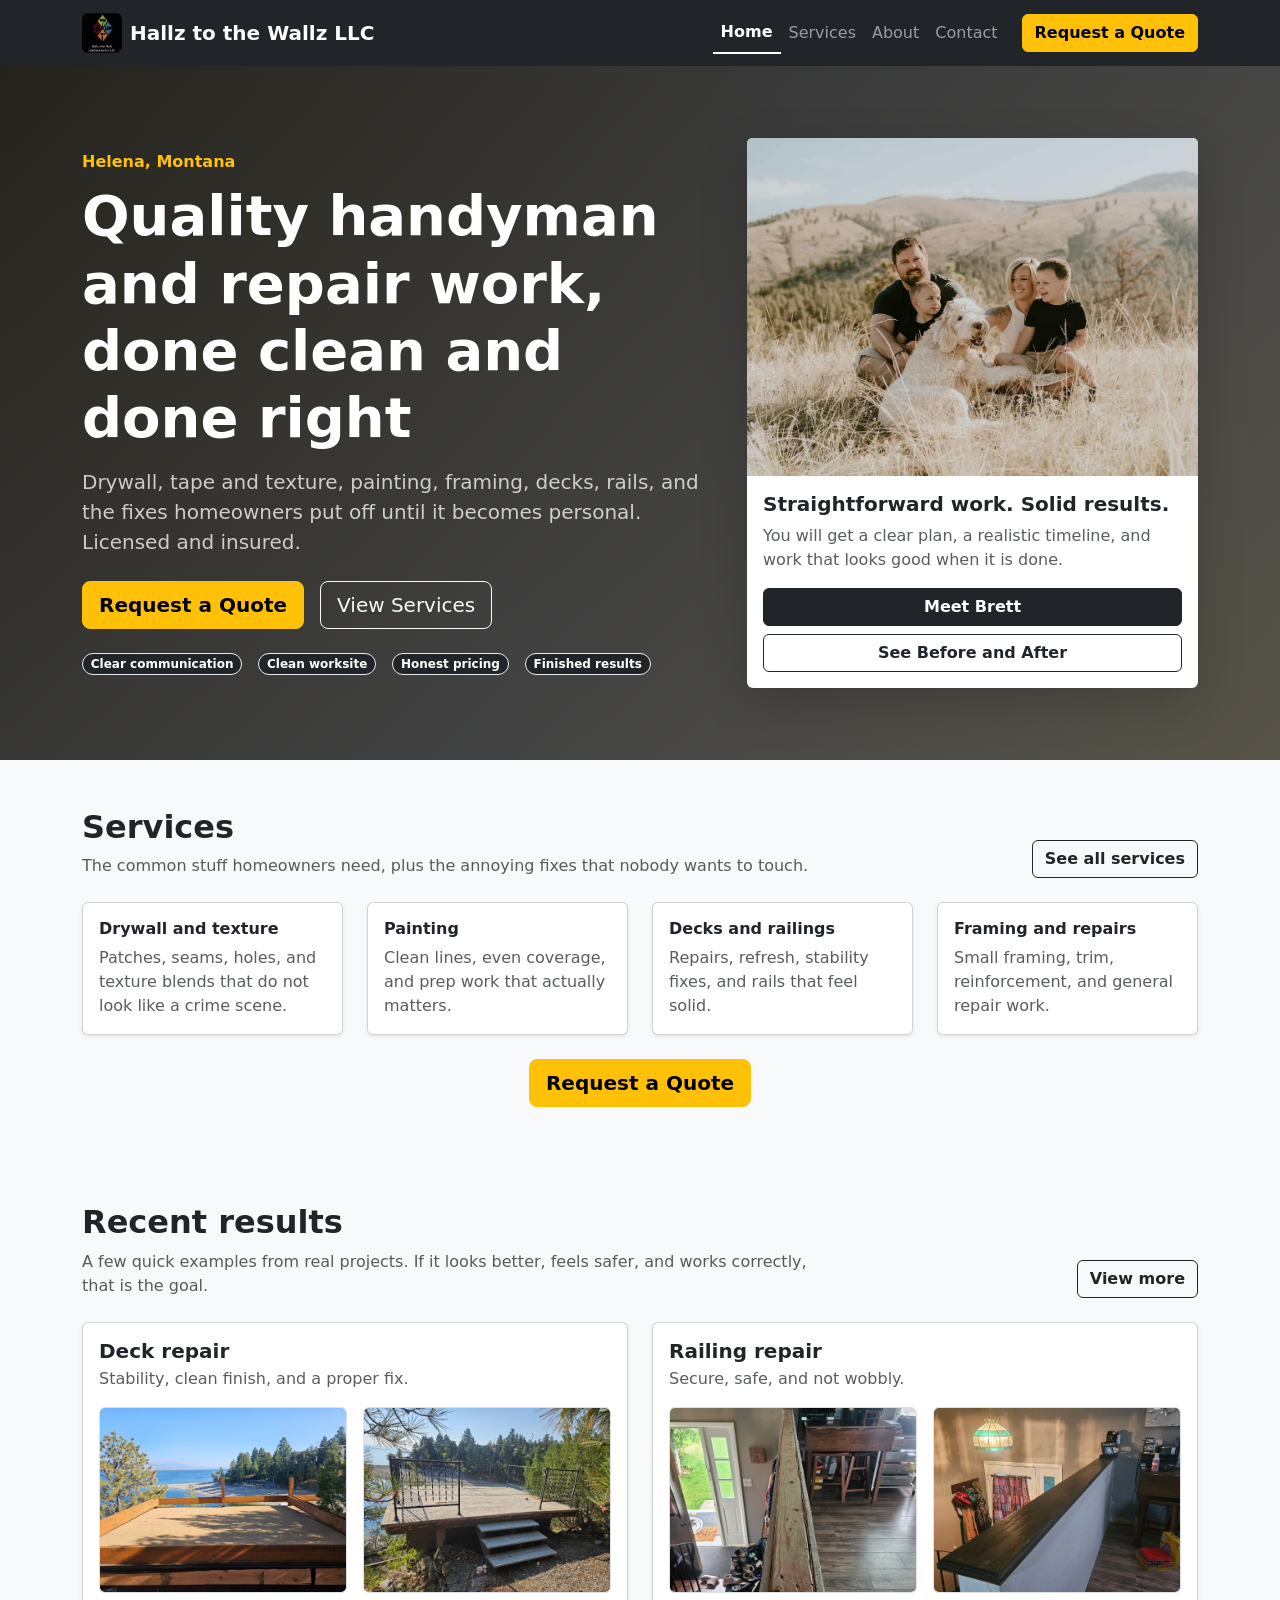
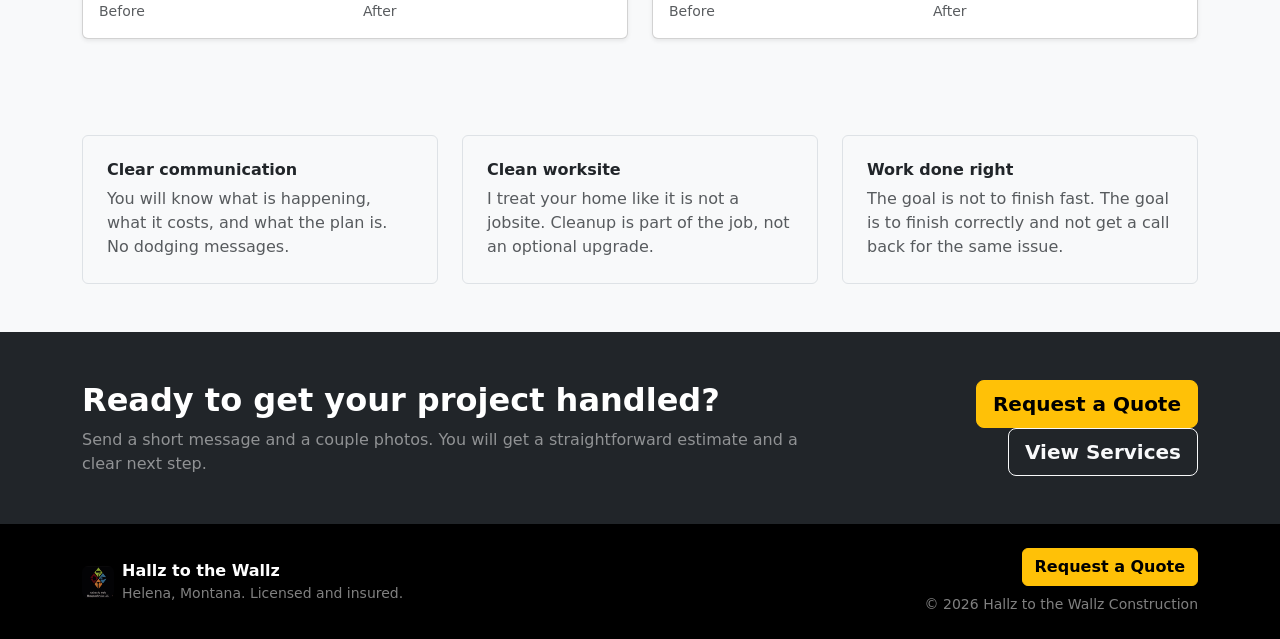
<file: index.html>
<!DOCTYPE html>
<html lang="en">
<head>
  <meta charset="UTF-8" />
  <meta name="viewport" content="width=device-width, initial-scale=1.0" />
  <title>Hallz to the Wallz LLC | Helena, Montana Handyman and Construction</title>
  <meta name="description" content="Hallz to the Wallz provides drywall, tape and texture, painting, framing, and repairs in Helena, Montana. Licensed and insured. Request a quote today." />
</head>

<body>

<!-- ===================================================== -->
<!--  HALLZ TO THE WALLZ | GLOBAL HEADER & NAVBAR         -->
<!--  Copy this entire block into every page              -->
<!--  Update the "active" class depending on the page     -->
<!-- ===================================================== -->

<header>

<link rel="stylesheet" href="assets/css/bootstrap.min.css">
<link rel="stylesheet" href="assets/css/custom.css">

  <!-- ================= NAVIGATION BAR ================== -->
  <!--
       - Dark background for strong contrast
       - Sticky so it stays visible while scrolling
       - Fully responsive with Bootstrap collapse
  -->
  <nav class="navbar navbar-expand-lg navbar-dark bg-dark sticky-top">

    <div class="container">

      <!-- ================= BRAND / LOGO ================= -->
      <!--
           Clicking the logo always returns to Home
           Keep logo small and clean
      -->
      <a class="navbar-brand d-flex align-items-center gap-2" href="index.html">
        <img 
          src="assets/img/logo.jpg" 
          alt="Hallz to the Wallz Logo" 
          width="40" 
          height="40" 
          class="rounded"
        >
        <span class="fw-semibold">Hallz to the Wallz LLC</span>
      </a>

      <!-- ============== MOBILE TOGGLE BUTTON ============= -->
      <!--
           This appears on smaller screens
           It toggles the collapsed navigation menu
      -->
      <button 
        class="navbar-toggler" 
        type="button" 
        data-bs-toggle="collapse" 
        data-bs-target="#mainNav"
        aria-controls="mainNav"
        aria-expanded="false"
        aria-label="Toggle navigation"
      >
        <span class="navbar-toggler-icon"></span>
      </button>

      <!-- ================ NAVIGATION LINKS =============== -->
      <!--
           The "active" class highlights the current page
           IMPORTANT: Change which link has "active"
      -->
      <div class="collapse navbar-collapse" id="mainNav">

        <ul class="navbar-nav ms-auto align-items-lg-center">

          <!-- Home -->
          <li class="nav-item">
            <a class="nav-link active" href="index.html">Home</a>
          </li>

          <!-- Services -->
          <li class="nav-item">
            <a class="nav-link" href="services.html">Services</a>
          </li>

          <!-- About -->
          <li class="nav-item">
            <a class="nav-link" href="about.html">About</a>
          </li>

          <!-- Contact -->
          <li class="nav-item">
            <a class="nav-link" href="contact.html">Contact</a>
          </li>

          <!-- Call To Action Button -->
          <!--
               Stands out from normal nav links
               Encourages quote requests
          -->
          <li class="nav-item ms-lg-3">
            <a class="btn btn-warning fw-semibold" href="contact.html">
              Request a Quote
            </a>
          </li>

        </ul>

      </div>
      <!-- ============== END NAVIGATION LINKS ============= -->

    </div>
  </nav>
  <!-- ================= END NAVIGATION BAR =============== -->

</header>

<!-- ===================================================== -->
<!--  END GLOBAL HEADER                                   -->
<!-- ===================================================== -->

<main>

  <!-- ======================= HERO ======================= -->
  <!--
       Hero with stronger hierarchy
       Clear CTA
       Trust line
       Right side highlights
  -->
  <section class="hero-wrap text-white">
    <div class="container py-5">
      <div class="row align-items-center g-4 py-lg-4">

        <div class="col-lg-7">
          <p class="text-warning fw-semibold mb-2">Helena, Montana</p>

          <h1 class="display-4 fw-bold mb-3">
            Quality handyman and repair work, done clean and done right
          </h1>

          <p class="lead mb-4 text-white-75">
            Drywall, tape and texture, painting, framing, decks, rails, and the fixes homeowners put off until it becomes personal.
            Licensed and insured.
          </p>

          <div class="d-flex flex-column flex-sm-row gap-3">
            <a href="contact.html" class="btn btn-warning btn-lg fw-semibold">Request a Quote</a>
            <a href="services.html" class="btn btn-outline-light btn-lg">View Services</a>
          </div>

          <div class="mt-4 d-flex flex-wrap gap-3 text-white-75">
            <span class="badge rounded-pill text-bg-dark border border-light-subtle">Clear communication</span>
            <span class="badge rounded-pill text-bg-dark border border-light-subtle">Clean worksite</span>
            <span class="badge rounded-pill text-bg-dark border border-light-subtle">Honest pricing</span>
            <span class="badge rounded-pill text-bg-dark border border-light-subtle">Finished results</span>
          </div>
        </div>

        <div class="col-lg-5">
          <div class="card shadow-lg border-0">
            <img
              src="assets/img/family/bcam.jpg"
              class="card-img-top"
              alt="Brett with Hallz to the Wallz"
              loading="lazy"
            >
            <div class="card-body">
              <h2 class="h5 fw-bold mb-2">Straightforward work. Solid results.</h2>
              <p class="text-muted mb-3">
                You will get a clear plan, a realistic timeline, and work that looks good when it is done.
              </p>

              <div class="d-grid gap-2">
                <a class="btn btn-dark fw-semibold" href="about.html">Meet Brett</a>
                <a class="btn btn-outline-dark fw-semibold" href="services.html">See Before and After</a>
              </div>
            </div>
          </div>
        </div>

      </div>
    </div>
  </section>

  <!-- =================== QUICK SERVICES ================== -->
  <section class="py-5">
    <div class="container">

      <div class="row align-items-end g-3 mb-4">
        <div class="col-lg-8">
          <h2 class="fw-bold mb-2">Services</h2>
          <p class="text-muted mb-0">
            The common stuff homeowners need, plus the annoying fixes that nobody wants to touch.
          </p>
        </div>
        <div class="col-lg-4 text-lg-end">
          <a href="services.html" class="btn btn-outline-dark fw-semibold">See all services</a>
        </div>
      </div>

      <div class="row g-4">

        <div class="col-md-6 col-lg-3">
          <div class="card h-100 shadow-sm">
            <div class="card-body">
              <h3 class="h6 fw-bold">Drywall and texture</h3>
              <p class="text-muted mb-0">
                Patches, seams, holes, and texture blends that do not look like a crime scene.
              </p>
            </div>
          </div>
        </div>

        <div class="col-md-6 col-lg-3">
          <div class="card h-100 shadow-sm">
            <div class="card-body">
              <h3 class="h6 fw-bold">Painting</h3>
              <p class="text-muted mb-0">
                Clean lines, even coverage, and prep work that actually matters.
              </p>
            </div>
          </div>
        </div>

        <div class="col-md-6 col-lg-3">
          <div class="card h-100 shadow-sm">
            <div class="card-body">
              <h3 class="h6 fw-bold">Decks and railings</h3>
              <p class="text-muted mb-0">
                Repairs, refresh, stability fixes, and rails that feel solid.
              </p>
            </div>
          </div>
        </div>

        <div class="col-md-6 col-lg-3">
          <div class="card h-100 shadow-sm">
            <div class="card-body">
              <h3 class="h6 fw-bold">Framing and repairs</h3>
              <p class="text-muted mb-0">
                Small framing, trim, reinforcement, and general repair work.
              </p>
            </div>
          </div>
        </div>

      </div>

      <div class="text-center mt-4">
        <a href="contact.html" class="btn btn-warning btn-lg fw-semibold">Request a Quote</a>
      </div>

    </div>
  </section>

  <!-- =================== BEFORE AND AFTER ================= -->
  <section class="py-5 bg-light">
    <div class="container">

      <div class="row align-items-end g-3 mb-4">
        <div class="col-lg-8">
          <h2 class="fw-bold mb-2">Recent results</h2>
          <p class="text-muted mb-0">
            A few quick examples from real projects. If it looks better, feels safer, and works correctly, that is the goal.
          </p>
        </div>
        <div class="col-lg-4 text-lg-end">
          <a href="services.html#before-after" class="btn btn-outline-dark fw-semibold">View more</a>
        </div>
      </div>

      <div class="row g-4">

        <div class="col-lg-6">
          <div class="card shadow-sm h-100">
            <div class="card-body">
              <h3 class="h5 fw-bold mb-1">Deck repair</h3>
              <p class="text-muted mb-3">Stability, clean finish, and a proper fix.</p>

              <div class="row g-3">
                <div class="col-6">
                  <div class="ratio ratio-4x3 rounded overflow-hidden border bg-white">
                    <img src="assets/img/before/bdeck.jpg" class="w-100 h-100 object-fit-cover" alt="Deck before repair" loading="lazy">
                  </div>
                  <div class="small text-muted mt-2">Before</div>
                </div>
                <div class="col-6">
                  <div class="ratio ratio-4x3 rounded overflow-hidden border bg-white">
                    <img src="assets/img/after/adeck.jpg" class="w-100 h-100 object-fit-cover" alt="Deck after repair" loading="lazy">
                  </div>
                  <div class="small text-muted mt-2">After</div>
                </div>
              </div>

            </div>
          </div>
        </div>

        <div class="col-lg-6">
          <div class="card shadow-sm h-100">
            <div class="card-body">
              <h3 class="h5 fw-bold mb-1">Railing repair</h3>
              <p class="text-muted mb-3">Secure, safe, and not wobbly.</p>

              <div class="row g-3">
                <div class="col-6">
                  <div class="ratio ratio-4x3 rounded overflow-hidden border bg-white">
                    <img src="assets/img/before/brail.jpg" class="w-100 h-100 object-fit-cover" alt="Railing before repair" loading="lazy">
                  </div>
                  <div class="small text-muted mt-2">Before</div>
                </div>
                <div class="col-6">
                  <div class="ratio ratio-4x3 rounded overflow-hidden border bg-white">
                    <img src="assets/img/after/arail.jpg" class="w-100 h-100 object-fit-cover" alt="Railing after repair" loading="lazy">
                  </div>
                  <div class="small text-muted mt-2">After</div>
                </div>
              </div>

            </div>
          </div>
        </div>

      </div>

    </div>
  </section>

  <!-- ===================== TRUST STRIP =================== -->
  <section class="py-5">
    <div class="container">
      <div class="row g-4 align-items-stretch">

        <div class="col-lg-4">
          <div class="p-4 border rounded h-100">
            <h3 class="h6 fw-bold">Clear communication</h3>
            <p class="text-muted mb-0">
              You will know what is happening, what it costs, and what the plan is. No dodging messages.
            </p>
          </div>
        </div>

        <div class="col-lg-4">
          <div class="p-4 border rounded h-100">
            <h3 class="h6 fw-bold">Clean worksite</h3>
            <p class="text-muted mb-0">
              I treat your home like it is not a jobsite. Cleanup is part of the job, not an optional upgrade.
            </p>
          </div>
        </div>

        <div class="col-lg-4">
          <div class="p-4 border rounded h-100">
            <h3 class="h6 fw-bold">Work done right</h3>
            <p class="text-muted mb-0">
              The goal is not to finish fast. The goal is to finish correctly and not get a call back for the same issue.
            </p>
          </div>
        </div>

      </div>
    </div>
  </section>

  <!-- ======================= CTA ========================= -->
  <section class="py-5 bg-dark text-white">
    <div class="container">
      <div class="row align-items-center g-4">
        <div class="col-lg-8">
          <h2 class="fw-bold mb-2">Ready to get your project handled?</h2>
          <p class="mb-0 text-white-50">
            Send a short message and a couple photos. You will get a straightforward estimate and a clear next step.
          </p>
        </div>
        <div class="col-lg-4 text-lg-end">
          <a href="contact.html" class="btn btn-warning btn-lg fw-semibold">Request a Quote</a>
          <a href="services.html" class="btn btn-outline-light btn-lg fw-semibold ms-lg-2 mt-2 mt-lg-0">View Services</a>
        </div>
      </div>
    </div>
  </section>

</main>

<footer class="bg-black text-white-50 py-4">
  <div class="container">
    <div class="row g-3 align-items-center">
      <div class="col-md-6">
        <div class="d-flex align-items-center gap-2">
          <img src="assets/img/logo.jpg" alt="Hallz to the Wallz Logo" width="32" height="32" class="rounded">
          <div>
            <div class="text-white fw-semibold">Hallz to the Wallz</div>
            <div class="small">Helena, Montana. Licensed and insured.</div>
          </div>
        </div>
      </div>

      <div class="col-md-6 text-md-end">
        <a href="contact.html" class="btn btn-warning fw-semibold">Request a Quote</a>
        <div class="small mt-2">
          © <span id="year"></span> Hallz to the Wallz Construction
        </div>
      </div>
    </div>
  </div>
</footer>

<script src="assets/js/bootstrap.bundle.min.js"></script>

<script>
  document.getElementById("year").textContent = new Date().getFullYear();
</script>

</body>
</html>
</file>
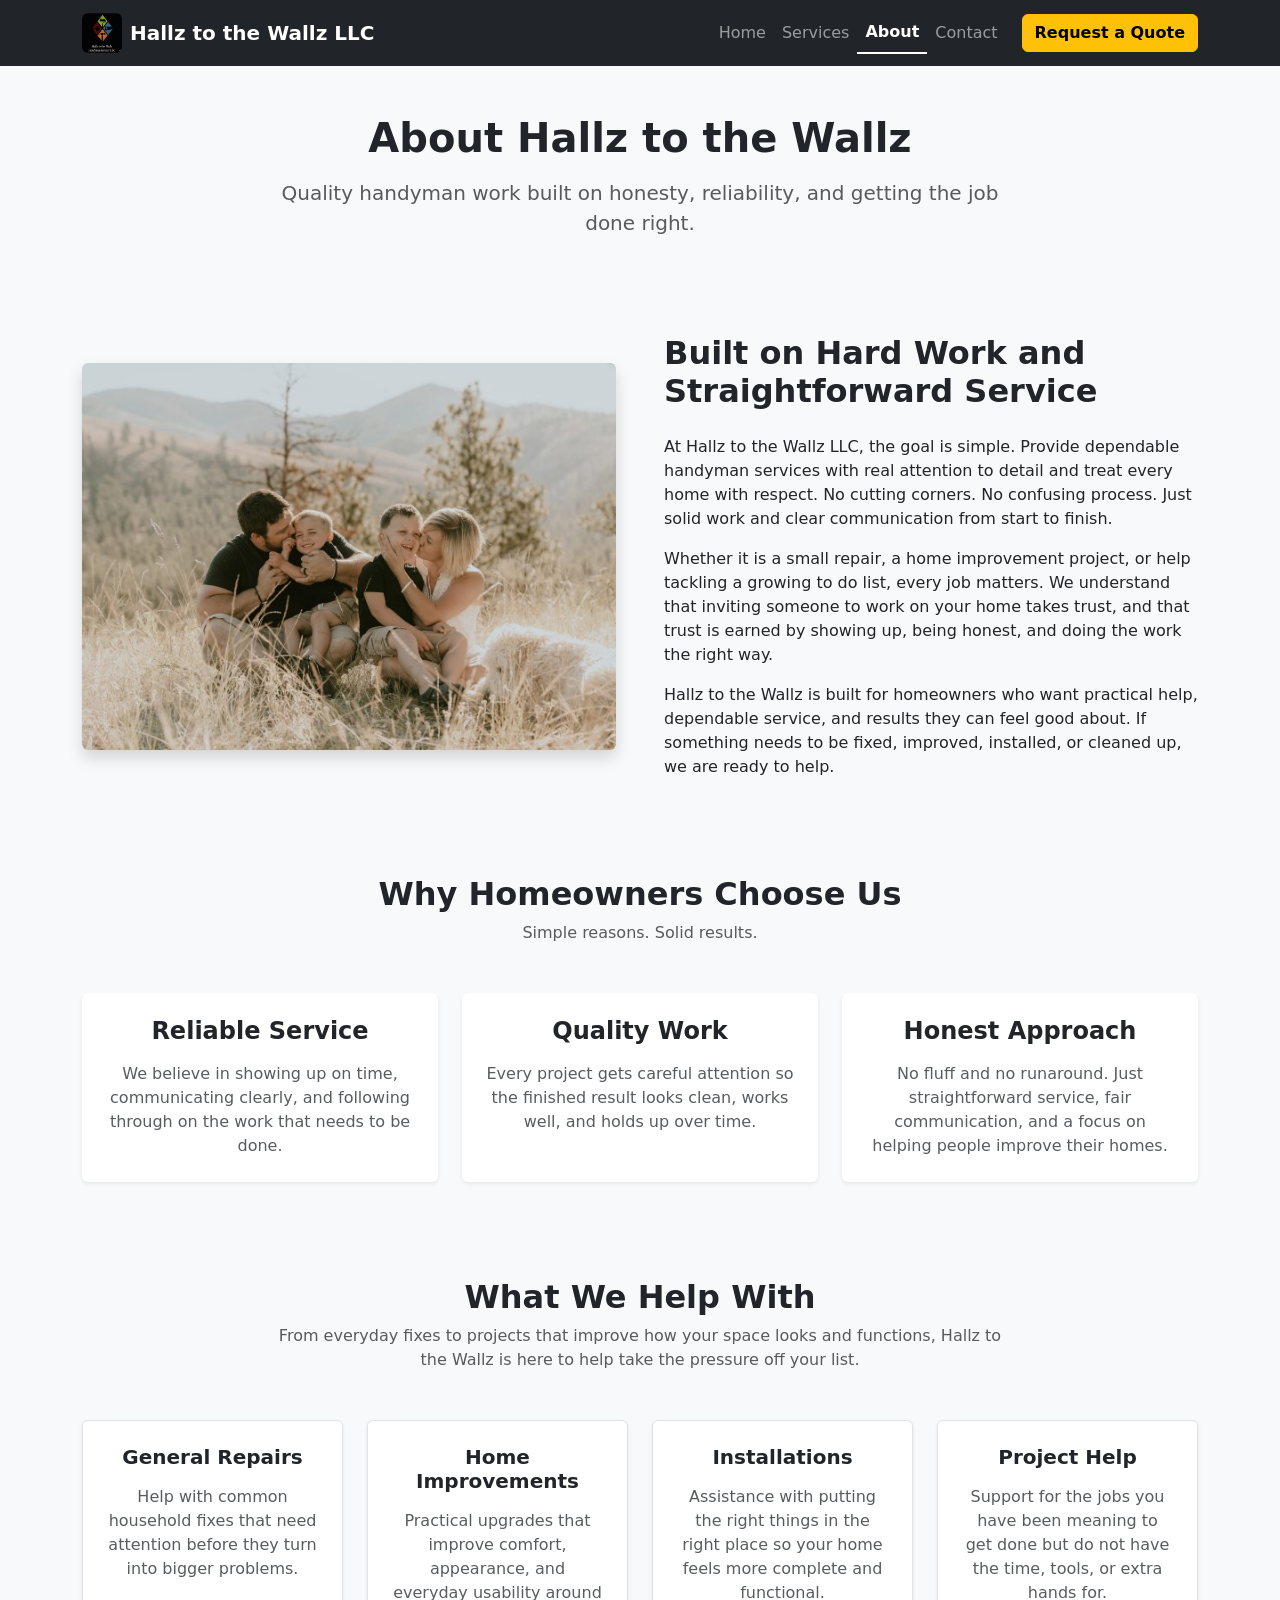
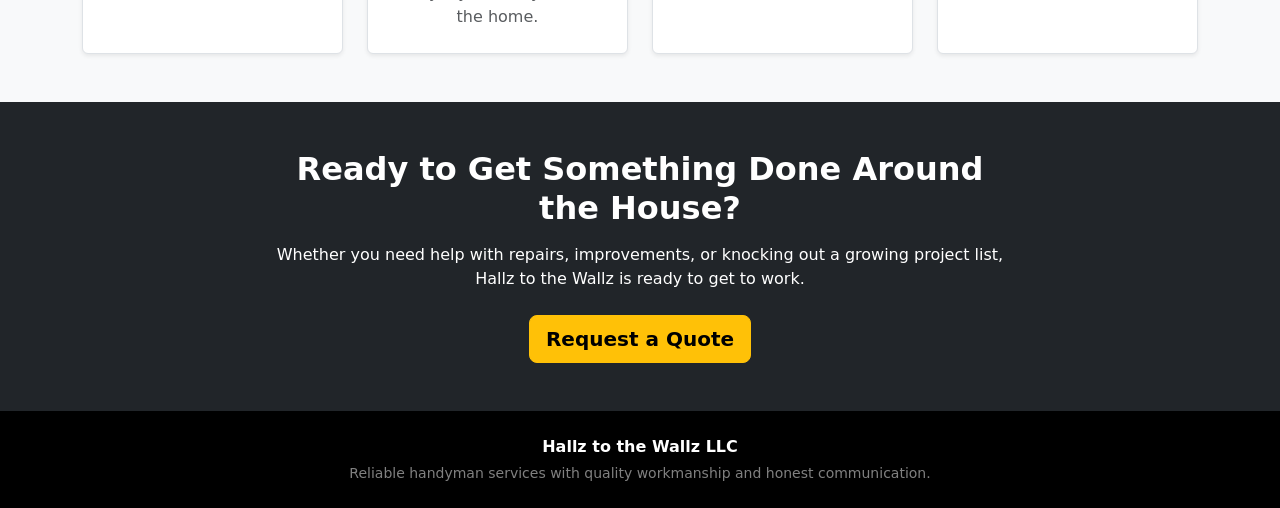
<file: about.html>
<!DOCTYPE html>
<html lang="en">
<head>
  <meta charset="UTF-8">
  <meta name="viewport" content="width=device-width, initial-scale=1.0">
  <title>About | Hallz to the Wallz LLC</title>

  <link rel="stylesheet" href="assets/css/bootstrap.min.css">
  <link rel="stylesheet" href="assets/css/custom.css">
</head>
<body>

  <!-- ===================================================== -->
  <!--  HALLZ TO THE WALLZ | GLOBAL HEADER & NAVBAR         -->
  <!-- ===================================================== -->
  <header>

    <!-- ================= NAVIGATION BAR ================== -->
    <nav class="navbar navbar-expand-lg navbar-dark bg-dark sticky-top">
      <div class="container">

        <!-- ================= BRAND / LOGO ================= -->
        <a class="navbar-brand d-flex align-items-center gap-2" href="index.html">
          <img 
            src="assets/img/logo.jpg" 
            alt="Hallz to the Wallz Logo" 
            width="40" 
            height="40" 
            class="rounded"
          >
          <span class="fw-semibold">Hallz to the Wallz LLC</span>
        </a>

        <!-- ============== MOBILE TOGGLE BUTTON ============= -->
        <button 
          class="navbar-toggler" 
          type="button" 
          data-bs-toggle="collapse" 
          data-bs-target="#mainNav"
          aria-controls="mainNav"
          aria-expanded="false"
          aria-label="Toggle navigation"
        >
          <span class="navbar-toggler-icon"></span>
        </button>

        <!-- ================ NAVIGATION LINKS =============== -->
        <div class="collapse navbar-collapse" id="mainNav">
          <ul class="navbar-nav ms-auto align-items-lg-center">

            <li class="nav-item">
              <a class="nav-link" href="index.html">Home</a>
            </li>

            <li class="nav-item">
              <a class="nav-link" href="services.html">Services</a>
            </li>

            <li class="nav-item">
              <a class="nav-link active" href="about.html">About</a>
            </li>

            <li class="nav-item">
              <a class="nav-link" href="contact.html">Contact</a>
            </li>

            <li class="nav-item ms-lg-3">
              <a class="btn btn-warning fw-semibold" href="contact.html">
                Request a Quote
              </a>
            </li>

          </ul>
        </div>
        <!-- ============== END NAVIGATION LINKS ============= -->

      </div>
    </nav>
    <!-- ================= END NAVIGATION BAR =============== -->

  </header>
  <!-- ===================================================== -->
  <!--  END GLOBAL HEADER                                   -->
  <!-- ===================================================== -->

  <main>

    <!-- ================= HERO / PAGE INTRO =============== -->
    <section class="py-5 bg-light">
      <div class="container">
        <div class="row justify-content-center text-center">
          <div class="col-lg-8">
            <h1 class="fw-bold mb-3">About Hallz to the Wallz</h1>
            <p class="lead text-muted mb-0">
              Quality handyman work built on honesty, reliability, and getting the job done right.
            </p>
          </div>
        </div>
      </div>
    </section>
    <!-- ================= END HERO / PAGE INTRO =========== -->

    <!-- ================= MAIN ABOUT SECTION ============== -->
    <section class="py-5">
      <div class="container">
        <div class="row align-items-center g-5">

          <div class="col-lg-6">
            <img 
              src="assets/img/family/bfam.jpg" 
              alt="Hallz to the Wallz handyman services" 
              class="img-fluid rounded shadow"
            >
          </div>

          <div class="col-lg-6">
            <h2 class="fw-bold mb-4">Built on Hard Work and Straightforward Service</h2>

            <p>
              At Hallz to the Wallz LLC, the goal is simple. Provide dependable handyman services with real attention to detail and treat every home with respect. No cutting corners. No confusing process. Just solid work and clear communication from start to finish.
            </p>

            <p>
              Whether it is a small repair, a home improvement project, or help tackling a growing to do list, every job matters. We understand that inviting someone to work on your home takes trust, and that trust is earned by showing up, being honest, and doing the work the right way.
            </p>

            <p class="mb-0">
              Hallz to the Wallz is built for homeowners who want practical help, dependable service, and results they can feel good about. If something needs to be fixed, improved, installed, or cleaned up, we are ready to help.
            </p>
          </div>

        </div>
      </div>
    </section>
    <!-- ================= END MAIN ABOUT SECTION ========== -->

    <!-- ================= VALUES / WHY CHOOSE US ========== -->
    <section class="py-5 bg-light">
      <div class="container">

        <div class="row text-center mb-5">
          <div class="col">
            <h2 class="fw-bold">Why Homeowners Choose Us</h2>
            <p class="text-muted mb-0">
              Simple reasons. Solid results.
            </p>
          </div>
        </div>

        <div class="row g-4">

          <div class="col-md-4">
            <div class="card h-100 border-0 shadow-sm">
              <div class="card-body p-4 text-center">
                <h4 class="fw-semibold mb-3">Reliable Service</h4>
                <p class="text-muted mb-0">
                  We believe in showing up on time, communicating clearly, and following through on the work that needs to be done.
                </p>
              </div>
            </div>
          </div>

          <div class="col-md-4">
            <div class="card h-100 border-0 shadow-sm">
              <div class="card-body p-4 text-center">
                <h4 class="fw-semibold mb-3">Quality Work</h4>
                <p class="text-muted mb-0">
                  Every project gets careful attention so the finished result looks clean, works well, and holds up over time.
                </p>
              </div>
            </div>
          </div>

          <div class="col-md-4">
            <div class="card h-100 border-0 shadow-sm">
              <div class="card-body p-4 text-center">
                <h4 class="fw-semibold mb-3">Honest Approach</h4>
                <p class="text-muted mb-0">
                  No fluff and no runaround. Just straightforward service, fair communication, and a focus on helping people improve their homes.
                </p>
              </div>
            </div>
          </div>

        </div>
      </div>
    </section>
    <!-- ================= END VALUES / WHY CHOOSE US ====== -->

    <!-- ================= SERVICE FOCUS SECTION =========== -->
    <section class="py-5">
      <div class="container">
        <div class="row justify-content-center text-center mb-5">
          <div class="col-lg-8">
            <h2 class="fw-bold">What We Help With</h2>
            <p class="text-muted mb-0">
              From everyday fixes to projects that improve how your space looks and functions, Hallz to the Wallz is here to help take the pressure off your list.
            </p>
          </div>
        </div>

        <div class="row g-4">

          <div class="col-md-6 col-lg-3">
            <div class="p-4 border rounded h-100 text-center bg-white shadow-sm">
              <h5 class="fw-semibold mb-3">General Repairs</h5>
              <p class="text-muted mb-0">
                Help with common household fixes that need attention before they turn into bigger problems.
              </p>
            </div>
          </div>

          <div class="col-md-6 col-lg-3">
            <div class="p-4 border rounded h-100 text-center bg-white shadow-sm">
              <h5 class="fw-semibold mb-3">Home Improvements</h5>
              <p class="text-muted mb-0">
                Practical upgrades that improve comfort, appearance, and everyday usability around the home.
              </p>
            </div>
          </div>

          <div class="col-md-6 col-lg-3">
            <div class="p-4 border rounded h-100 text-center bg-white shadow-sm">
              <h5 class="fw-semibold mb-3">Installations</h5>
              <p class="text-muted mb-0">
                Assistance with putting the right things in the right place so your home feels more complete and functional.
              </p>
            </div>
          </div>

          <div class="col-md-6 col-lg-3">
            <div class="p-4 border rounded h-100 text-center bg-white shadow-sm">
              <h5 class="fw-semibold mb-3">Project Help</h5>
              <p class="text-muted mb-0">
                Support for the jobs you have been meaning to get done but do not have the time, tools, or extra hands for.
              </p>
            </div>
          </div>

        </div>
      </div>
    </section>
    <!-- ================= END SERVICE FOCUS SECTION ======= -->

    <!-- ================= CALL TO ACTION ================== -->
    <section class="py-5 bg-dark text-white">
      <div class="container">
        <div class="row justify-content-center text-center">
          <div class="col-lg-8">
            <h2 class="fw-bold mb-3">Ready to Get Something Done Around the House?</h2>
            <p class="mb-4">
              Whether you need help with repairs, improvements, or knocking out a growing project list, Hallz to the Wallz is ready to get to work.
            </p>
            <a href="contact.html" class="btn btn-warning btn-lg fw-semibold">
              Request a Quote
            </a>
          </div>
        </div>
      </div>
    </section>
    <!-- ================= END CALL TO ACTION ============== -->

  </main>

  <!-- ================= FOOTER =========================== -->
  <footer class="bg-black text-white py-4">
    <div class="container text-center">
      <p class="mb-1 fw-semibold">Hallz to the Wallz LLC</p>
      <p class="mb-0 small text-white-50">
        Reliable handyman services with quality workmanship and honest communication.
      </p>
    </div>
  </footer>
  <!-- ================= END FOOTER ======================= -->

  <script src="assets/js/bootstrap.bundle.min.js"></script>
</body>
</html>
</file>
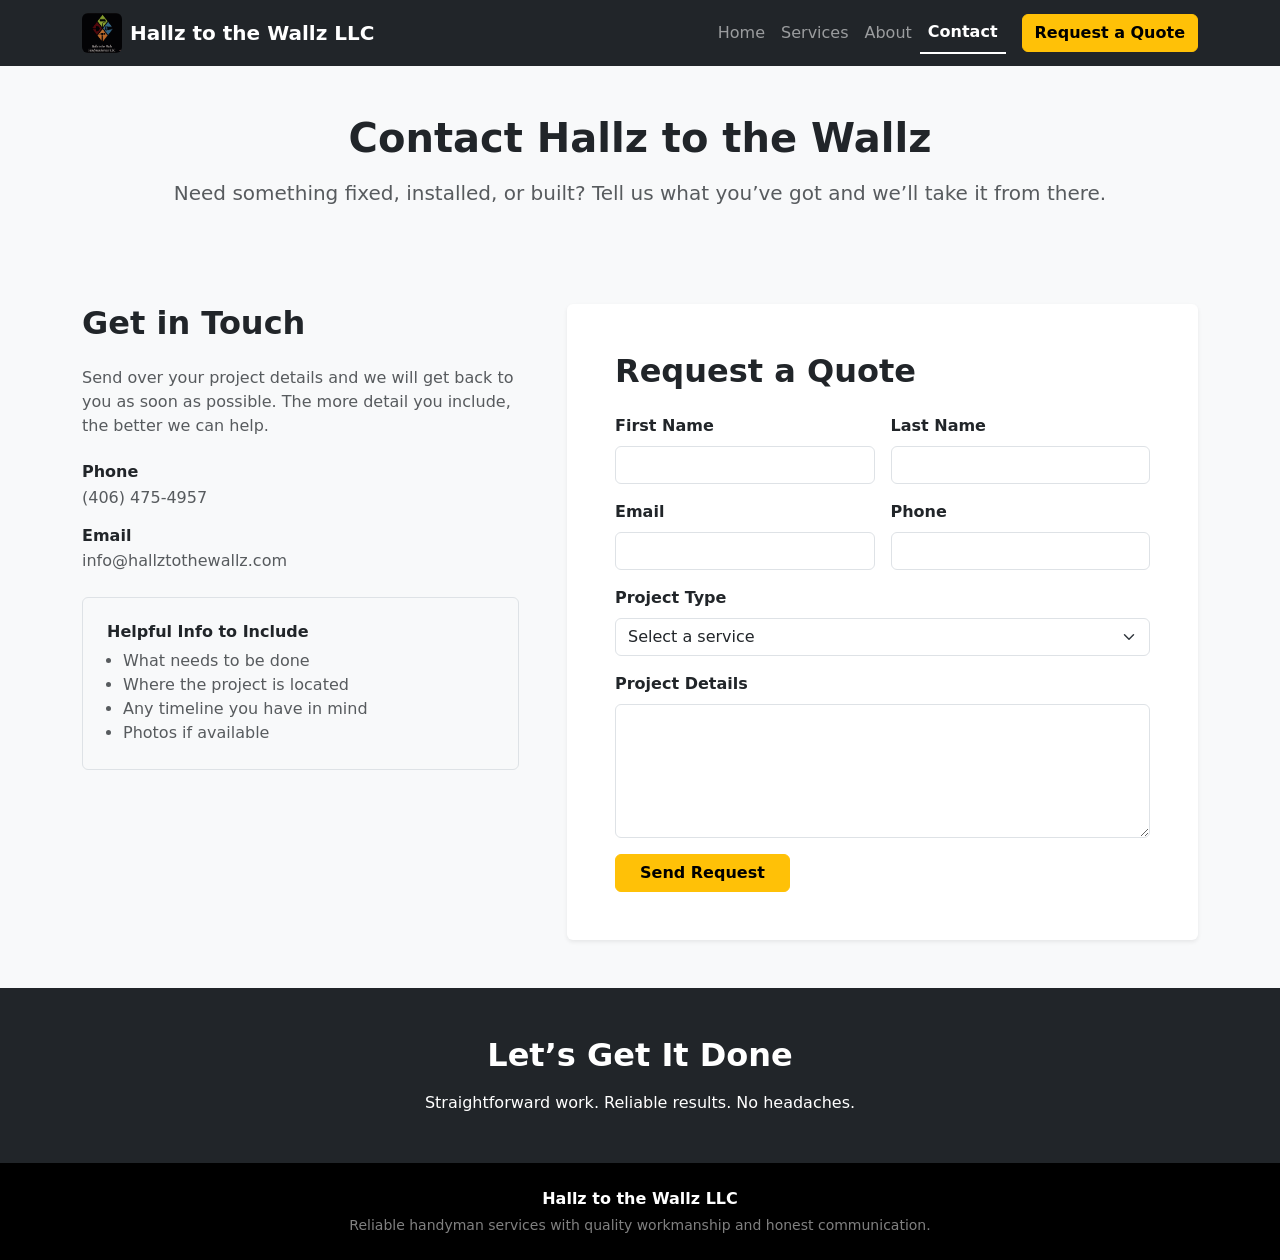
<file: contact.html>
<!DOCTYPE html>
<html lang="en">
<head>
  <meta charset="UTF-8">
  <meta name="viewport" content="width=device-width, initial-scale=1.0">
  <title>Contact | Hallz to the Wallz LLC</title>
</head>
<body>

<!-- ===================================================== -->
<!--  HALLZ TO THE WALLZ | GLOBAL HEADER & NAVBAR         -->
<!-- ===================================================== -->

<header>

<link rel="stylesheet" href="assets/css/bootstrap.min.css">
<link rel="stylesheet" href="assets/css/custom.css">

  <nav class="navbar navbar-expand-lg navbar-dark bg-dark sticky-top">
    <div class="container">

      <a class="navbar-brand d-flex align-items-center gap-2" href="index.html">
        <img 
          src="assets/img/logo.jpg" 
          alt="Hallz to the Wallz Logo" 
          width="40" 
          height="40" 
          class="rounded"
        >
        <span class="fw-semibold">Hallz to the Wallz LLC</span>
      </a>

      <button 
        class="navbar-toggler" 
        type="button" 
        data-bs-toggle="collapse" 
        data-bs-target="#mainNav"
        aria-controls="mainNav"
        aria-expanded="false"
        aria-label="Toggle navigation"
      >
        <span class="navbar-toggler-icon"></span>
      </button>

      <div class="collapse navbar-collapse" id="mainNav">
        <ul class="navbar-nav ms-auto align-items-lg-center">

          <li class="nav-item">
            <a class="nav-link" href="index.html">Home</a>
          </li>

          <li class="nav-item">
            <a class="nav-link" href="services.html">Services</a>
          </li>

          <li class="nav-item">
            <a class="nav-link" href="about.html">About</a>
          </li>

          <li class="nav-item">
            <a class="nav-link active" href="contact.html">Contact</a>
          </li>

          <li class="nav-item ms-lg-3">
            <a class="btn btn-warning fw-semibold" href="contact.html">
              Request a Quote
            </a>
          </li>

        </ul>
      </div>

    </div>
  </nav>

</header>

<!-- ===================================================== -->
<!--  END GLOBAL HEADER                                   -->
<!-- ===================================================== -->

<main>

  <!-- ================= HERO ============================ -->
  <section class="py-5 bg-light">
    <div class="container text-center">
      <h1 class="fw-bold mb-3">Contact Hallz to the Wallz</h1>
      <p class="lead text-muted mb-0">
        Need something fixed, installed, or built? Tell us what you’ve got and we’ll take it from there.
      </p>
    </div>
  </section>

  <!-- ================= CONTACT SECTION ================= -->
  <section class="py-5">
    <div class="container">
      <div class="row g-5">

        <!-- ===== LEFT SIDE INFO ===== -->
        <div class="col-lg-5">

          <h2 class="fw-bold mb-4">Get in Touch</h2>

          <p class="text-muted mb-4">
            Send over your project details and we will get back to you as soon as possible. The more detail you include, the better we can help.
          </p>

          <div class="mb-3">
            <h6 class="fw-semibold mb-1">Phone</h6>
            <p class="text-muted mb-0">(406) 475-4957</p>
          </div>

          <div class="mb-3">
            <h6 class="fw-semibold mb-1">Email</h6>
            <p class="text-muted mb-0">info@hallztothewallz.com</p>
          </div>

          <div class="mt-4 p-4 border rounded bg-light">
            <h6 class="fw-semibold mb-2">Helpful Info to Include</h6>
            <ul class="text-muted mb-0 ps-3">
              <li>What needs to be done</li>
              <li>Where the project is located</li>
              <li>Any timeline you have in mind</li>
              <li>Photos if available</li>
            </ul>
          </div>

        </div>

        <!-- ===== FORM ===== -->
        <div class="col-lg-7">
          <div class="card border-0 shadow-sm">
            <div class="card-body p-4 p-md-5">

              <h2 class="fw-bold mb-4">Request a Quote</h2>

              <form action="https://formspree.io/f/xrerrgeb" method="POST">

                <input type="hidden" name="_subject" value="New Hallz to the Wallz Quote Request">

                <div class="row g-3">

                  <div class="col-md-6">
                    <label class="form-label fw-semibold">First Name</label>
                    <input type="text" class="form-control" name="First Name" required>
                  </div>

                  <div class="col-md-6">
                    <label class="form-label fw-semibold">Last Name</label>
                    <input type="text" class="form-control" name="Last Name" required>
                  </div>

                  <div class="col-md-6">
                    <label class="form-label fw-semibold">Email</label>
                    <input type="email" class="form-control" name="email" required>
                  </div>

                  <div class="col-md-6">
                    <label class="form-label fw-semibold">Phone</label>
                    <input type="tel" class="form-control" name="Phone Number">
                  </div>

                  <div class="col-12">
                    <label class="form-label fw-semibold">Project Type</label>
                    <select class="form-select" name="Project Type" required>
                      <option value="" disabled selected>Select a service</option>
                      <option>General Repairs</option>
                      <option>Home Improvements</option>
                      <option>Installations</option>
                      <option>Project Help</option>
                      <option>Other</option>
                    </select>
                  </div>

                  <div class="col-12">
                    <label class="form-label fw-semibold">Project Details</label>
                    <textarea class="form-control" name="Project Details" rows="5" required></textarea>
                  </div>

                  <div class="col-12">
                    <button type="submit" class="btn btn-warning fw-semibold px-4">
                      Send Request
                    </button>
                  </div>

                </div>

              </form>

            </div>
          </div>
        </div>

      </div>
    </div>
  </section>

  <!-- ================= CTA ============================ -->
  <section class="py-5 bg-dark text-white text-center">
    <div class="container">
      <h2 class="fw-bold mb-3">Let’s Get It Done</h2>
      <p class="mb-0">
        Straightforward work. Reliable results. No headaches.
      </p>
    </div>
  </section>

</main>

<!-- ================= FOOTER =========================== -->
<footer class="bg-black text-white py-4">
  <div class="container text-center">
    <p class="mb-1 fw-semibold">Hallz to the Wallz LLC</p>
    <p class="mb-0 small text-white-50">
      Reliable handyman services with quality workmanship and honest communication.
    </p>
  </div>
</footer>

<script src="assets/js/bootstrap.bundle.min.js"></script>
</body>
</html>
</file>
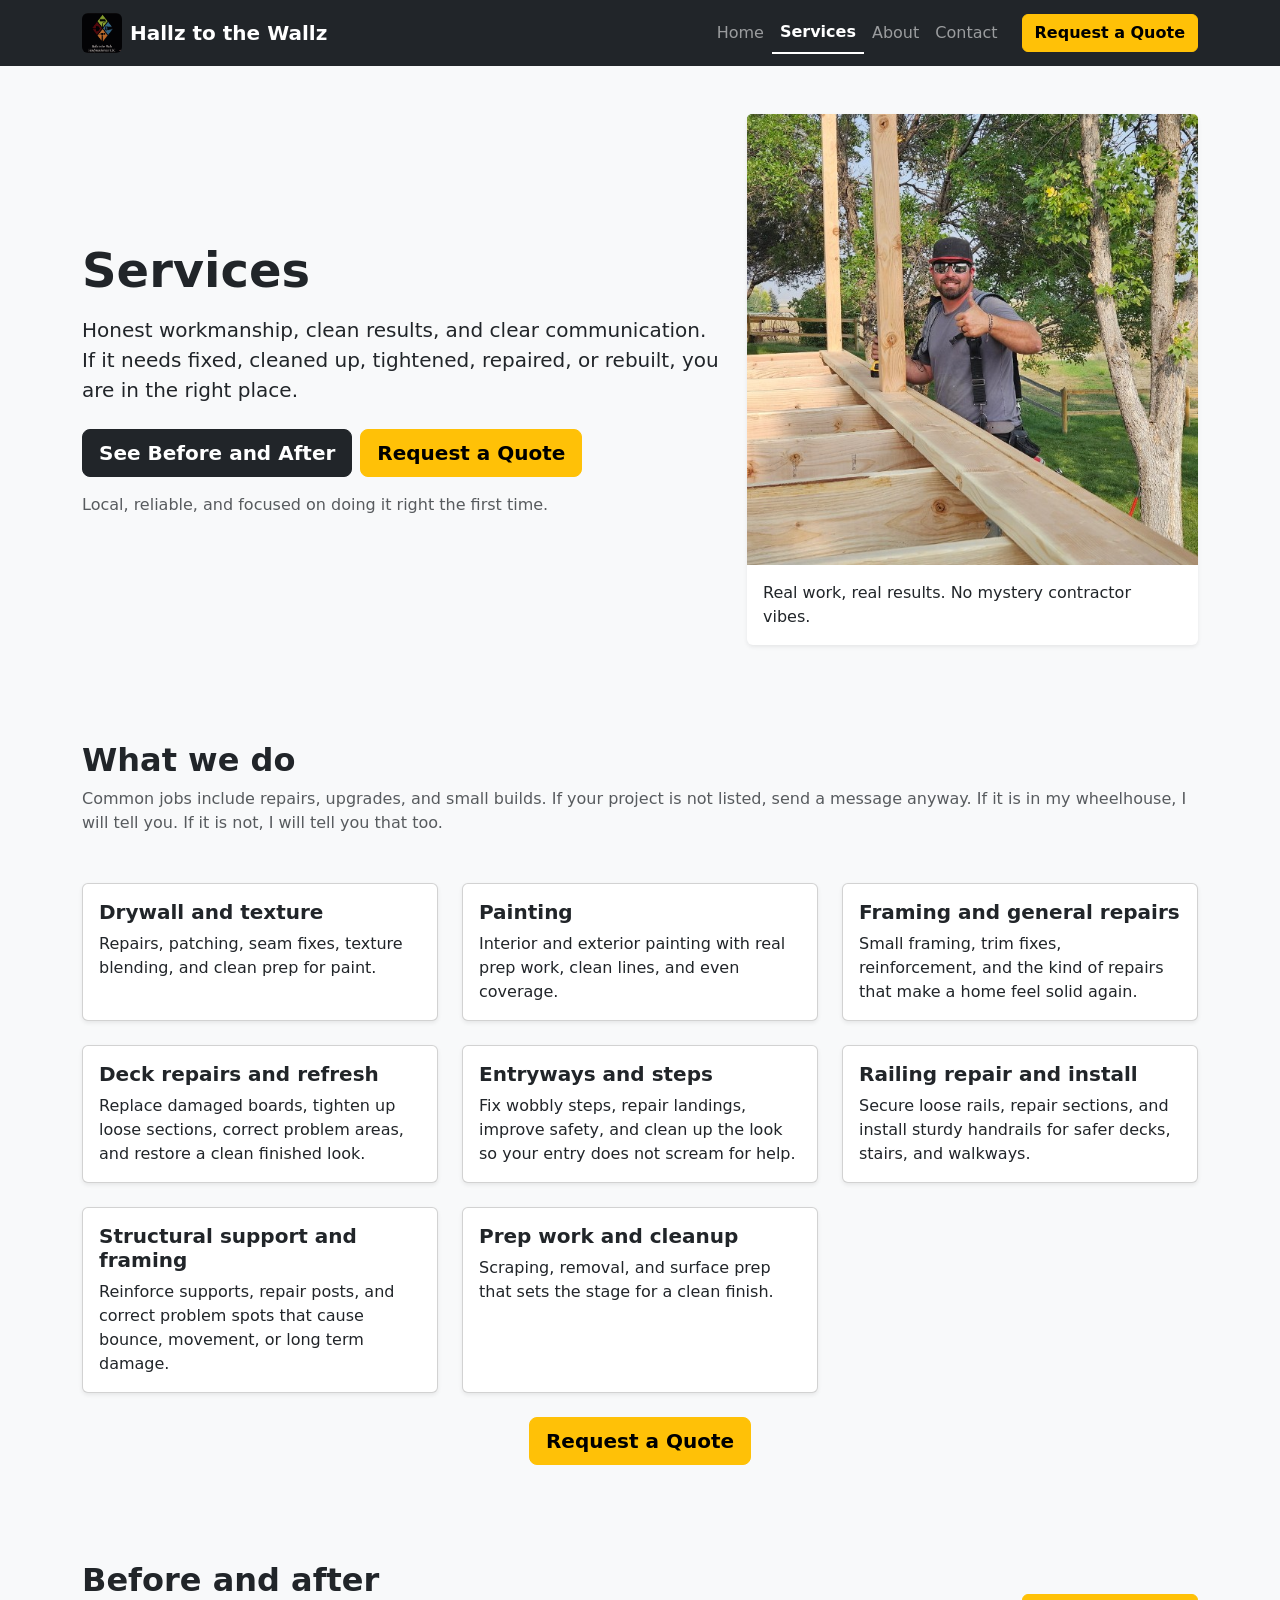
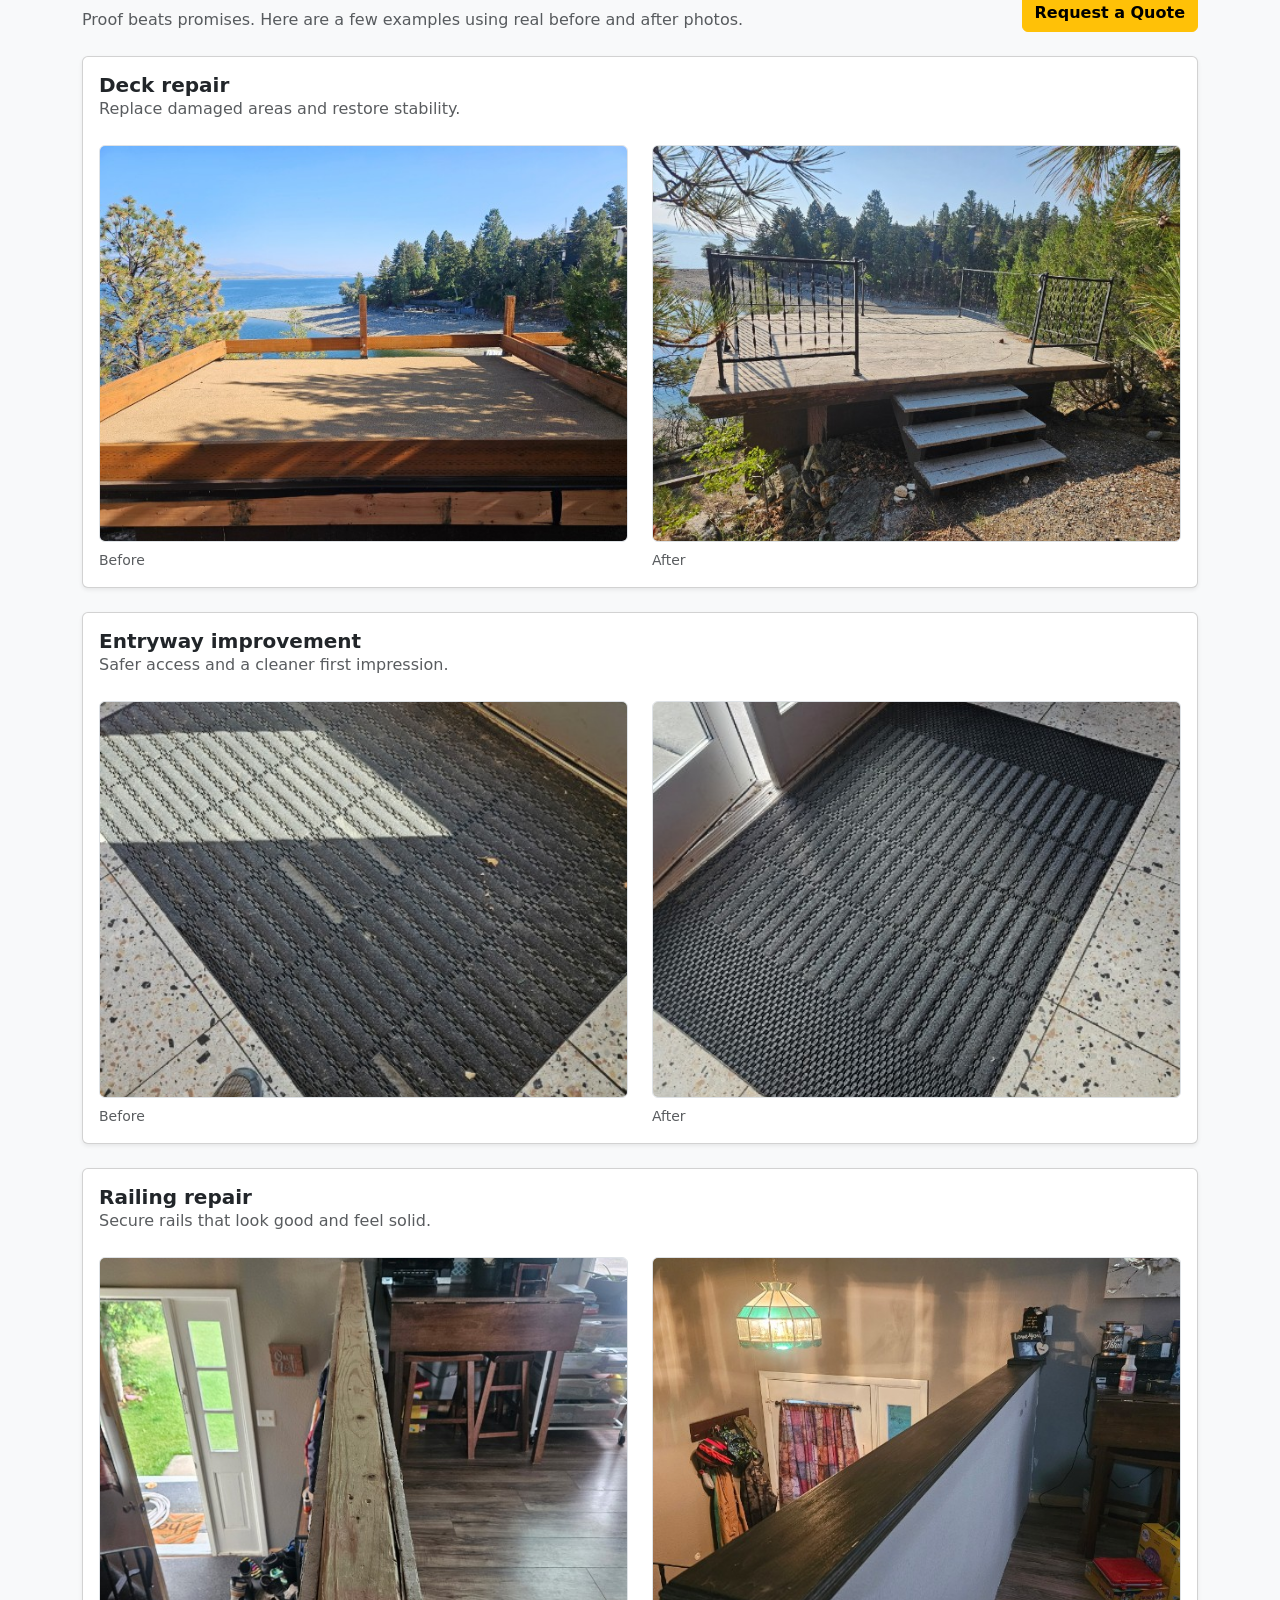
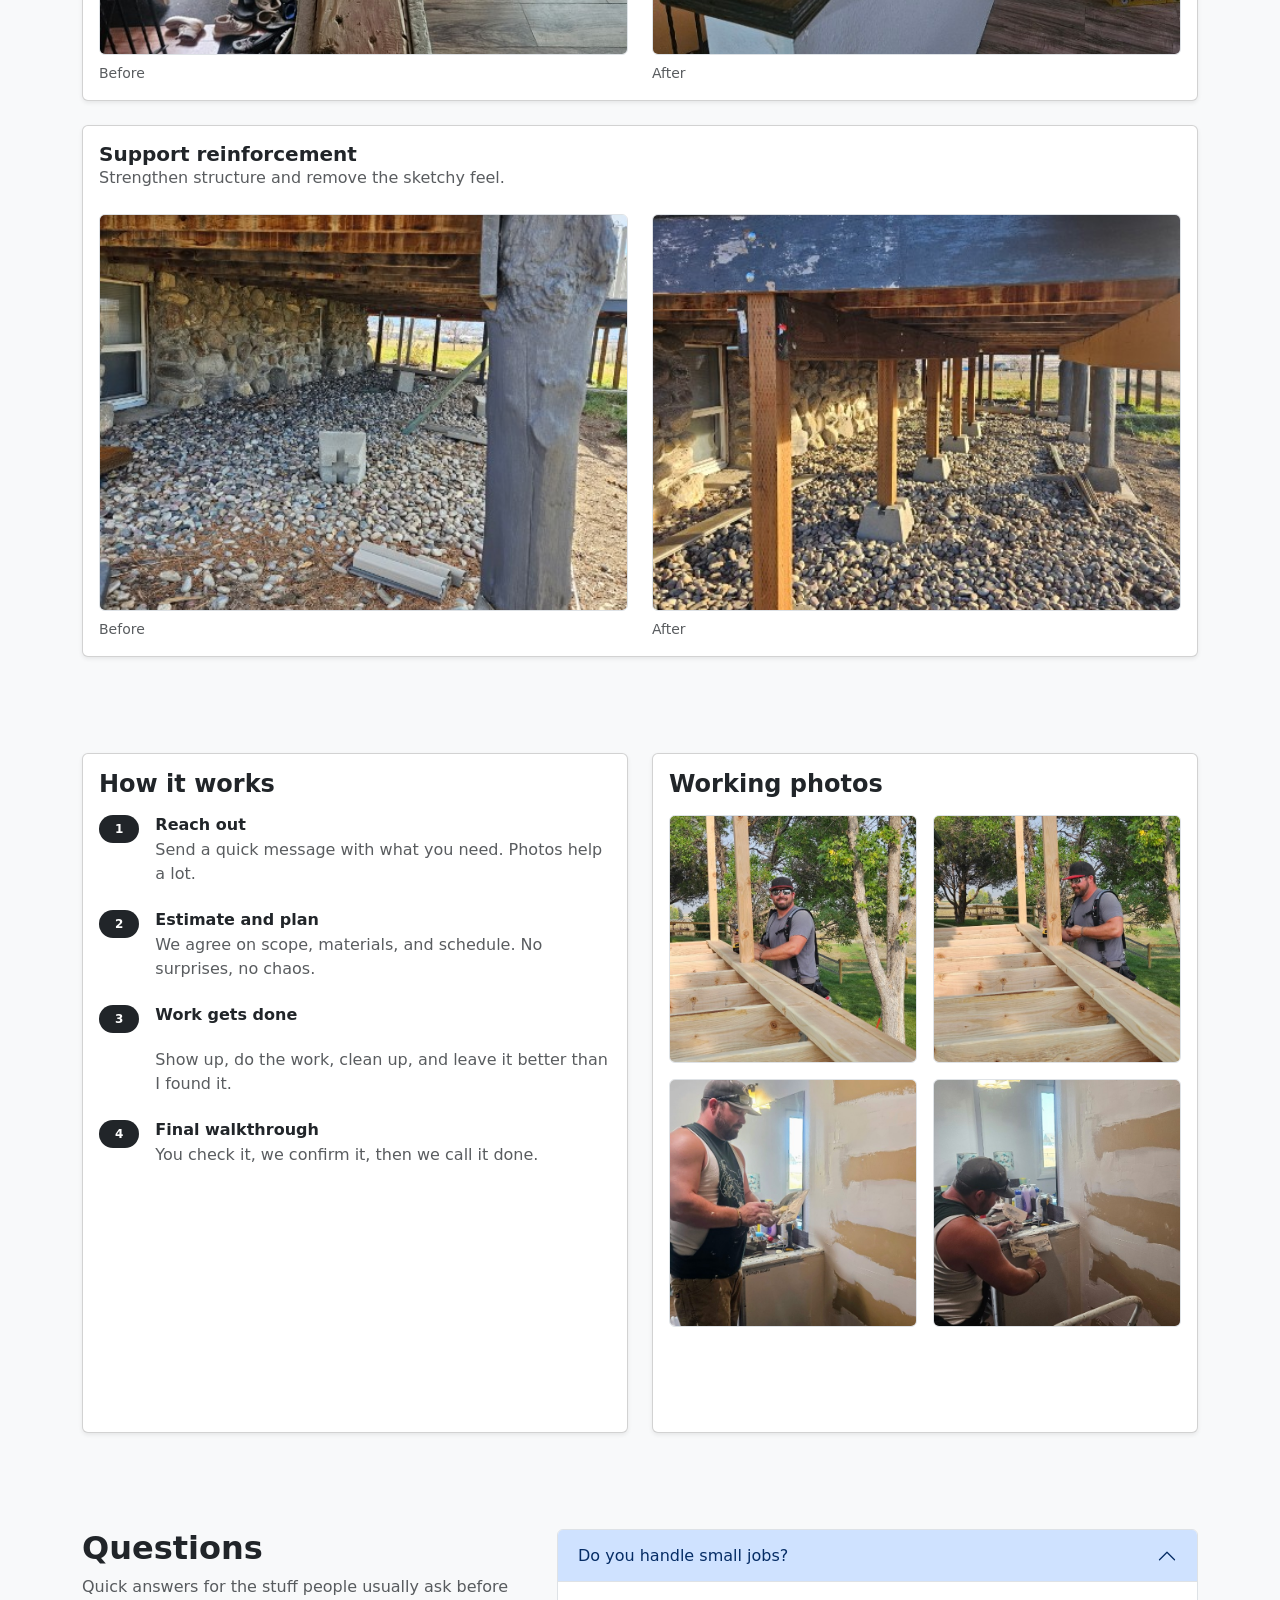
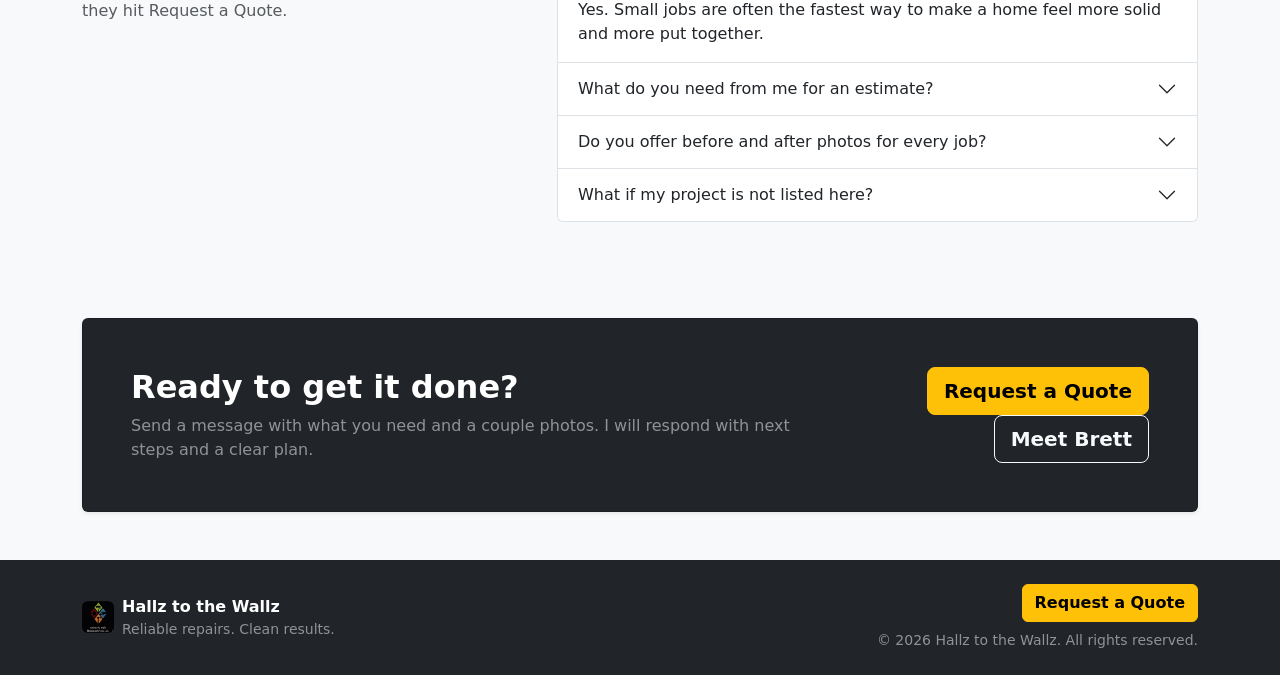
<file: services.html>
<!DOCTYPE html>
<html lang="en">
<head>
  <meta charset="UTF-8" />
  <meta name="viewport" content="width=device-width, initial-scale=1.0" />
  <title>Services | Hallz to the Wallz</title>
  <meta name="description" content="Hallz to the Wallz services: drywall, tape and texture, painting, framing, decks, railings, repairs and more. View before and after photos and request a quote." />
</head>

<body>

<!-- ===================================================== -->
<!--  HALLZ TO THE WALLZ | GLOBAL HEADER & NAVBAR         -->
<!--  Copy this entire block into every page              -->
<!--  Update the "active" class depending on the page     -->
<!-- ===================================================== -->

<header>

<link rel="stylesheet" href="assets/css/bootstrap.min.css">
<link rel="stylesheet" href="assets/css/custom.css">

  <!-- ================= NAVIGATION BAR ================== -->
  <!--
       - Dark background for strong contrast
       - Sticky so it stays visible while scrolling
       - Fully responsive with Bootstrap collapse
  -->
  <nav class="navbar navbar-expand-lg navbar-dark bg-dark sticky-top">

    <div class="container">

      <!-- ================= BRAND / LOGO ================= -->
      <!--
           Clicking the logo always returns to Home
           Keep logo small and clean
      -->
      <a class="navbar-brand d-flex align-items-center gap-2" href="index.html">
        <img 
          src="assets/img/logo.jpg" 
          alt="Hallz to the Wallz Logo" 
          width="40" 
          height="40" 
          class="rounded"
        >
        <span class="fw-semibold">Hallz to the Wallz</span>
      </a>

      <!-- ============== MOBILE TOGGLE BUTTON ============= -->
      <!--
           This appears on smaller screens
           It toggles the collapsed navigation menu
      -->
      <button 
        class="navbar-toggler" 
        type="button" 
        data-bs-toggle="collapse" 
        data-bs-target="#mainNav"
        aria-controls="mainNav"
        aria-expanded="false"
        aria-label="Toggle navigation"
      >
        <span class="navbar-toggler-icon"></span>
      </button>

      <!-- ================ NAVIGATION LINKS =============== -->
      <!--
           The "active" class highlights the current page
           IMPORTANT: Change which link has "active"
      -->
      <div class="collapse navbar-collapse" id="mainNav">

        <ul class="navbar-nav ms-auto align-items-lg-center">

          <!-- Home -->
          <li class="nav-item">
            <a class="nav-link" href="index.html">Home</a>
          </li>

          <!-- Services -->
          <li class="nav-item">
            <a class="nav-link active" href="services.html">Services</a>
          </li>

          <!-- About -->
          <li class="nav-item">
            <a class="nav-link" href="about.html">About</a>
          </li>

          <!-- Contact -->
          <li class="nav-item">
            <a class="nav-link" href="contact.html">Contact</a>
          </li>

          <!-- Call To Action Button -->
          <!--
               Stands out from normal nav links
               Encourages quote requests
          -->
          <li class="nav-item ms-lg-3">
            <a class="btn btn-warning fw-semibold" href="contact.html">
              Request a Quote
            </a>
          </li>

        </ul>

      </div>
      <!-- ============== END NAVIGATION LINKS ============= -->

    </div>
  </nav>
  <!-- ================= END NAVIGATION BAR =============== -->

</header>

<!-- ===================================================== -->
<!--  END GLOBAL HEADER                                   -->
<!-- ===================================================== -->

<main>

  <!-- ======================= HERO ======================= -->
  <section class="py-5 bg-light">
    <div class="container">
      <div class="row align-items-center g-4">

        <div class="col-lg-7">
          <h1 class="display-5 fw-bold mb-3">Services</h1>
          <p class="lead mb-4">
            Honest workmanship, clean results, and clear communication. If it needs fixed, cleaned up, tightened, repaired, or rebuilt, you are in the right place.
          </p>

          <div class="d-flex flex-wrap gap-2">
            <a href="#before-after" class="btn btn-dark btn-lg fw-semibold">See Before and After</a>
            <a href="contact.html" class="btn btn-warning btn-lg fw-semibold">Request a Quote</a>
          </div>

          <p class="text-muted mt-3 mb-0">
            Local, reliable, and focused on doing it right the first time.
          </p>
        </div>

        <div class="col-lg-5">
          <div class="card shadow-sm border-0">
            <img
              src="assets/img/working & repair/bthumbsup.jpg"
              class="card-img-top"
              alt="Brett giving a thumbs up after completing a project"
              loading="lazy"
            >
            <div class="card-body">
              <p class="mb-0">
                Real work, real results. No mystery contractor vibes.
              </p>
            </div>
          </div>
        </div>

      </div>
    </div>
  </section>

  <!-- ===================== SERVICES LIST ===================== -->
  <section class="py-5">
    <div class="container">
      <div class="row g-4">

        <div class="col-12">
          <h2 class="fw-bold mb-2">What we do</h2>
          <p class="text-muted mb-4">
            Common jobs include repairs, upgrades, and small builds. If your project is not listed, send a message anyway. If it is in my wheelhouse, I will tell you. If it is not, I will tell you that too.
          </p>
        </div>

        <div class="col-md-6 col-lg-4">
          <div class="card h-100 shadow-sm">
            <div class="card-body">
              <h3 class="h5 fw-bold">Drywall and texture</h3>
              <p class="mb-0">
                Repairs, patching, seam fixes, texture blending, and clean prep for paint.
              </p>
            </div>
          </div>
        </div>

        <div class="col-md-6 col-lg-4">
          <div class="card h-100 shadow-sm">
            <div class="card-body">
              <h3 class="h5 fw-bold">Painting</h3>
              <p class="mb-0">
                Interior and exterior painting with real prep work, clean lines, and even coverage.
              </p>
            </div>
          </div>
        </div>

        <div class="col-md-6 col-lg-4">
          <div class="card h-100 shadow-sm">
            <div class="card-body">
              <h3 class="h5 fw-bold">Framing and general repairs</h3>
              <p class="mb-0">
                Small framing, trim fixes, reinforcement, and the kind of repairs that make a home feel solid again.
              </p>
            </div>
          </div>
        </div>

        <div class="col-md-6 col-lg-4">
          <div class="card h-100 shadow-sm">
            <div class="card-body">
              <h3 class="h5 fw-bold">Deck repairs and refresh</h3>
              <p class="mb-0">
                Replace damaged boards, tighten up loose sections, correct problem areas, and restore a clean finished look.
              </p>
            </div>
          </div>
        </div>

        <div class="col-md-6 col-lg-4">
          <div class="card h-100 shadow-sm">
            <div class="card-body">
              <h3 class="h5 fw-bold">Entryways and steps</h3>
              <p class="mb-0">
                Fix wobbly steps, repair landings, improve safety, and clean up the look so your entry does not scream for help.
              </p>
            </div>
          </div>
        </div>

        <div class="col-md-6 col-lg-4">
          <div class="card h-100 shadow-sm">
            <div class="card-body">
              <h3 class="h5 fw-bold">Railing repair and install</h3>
              <p class="mb-0">
                Secure loose rails, repair sections, and install sturdy handrails for safer decks, stairs, and walkways.
              </p>
            </div>
          </div>
        </div>

        <div class="col-md-6 col-lg-4">
          <div class="card h-100 shadow-sm">
            <div class="card-body">
              <h3 class="h5 fw-bold">Structural support and framing</h3>
              <p class="mb-0">
                Reinforce supports, repair posts, and correct problem spots that cause bounce, movement, or long term damage.
              </p>
            </div>
          </div>
        </div>

        <div class="col-md-6 col-lg-4">
          <div class="card h-100 shadow-sm">
            <div class="card-body">
              <h3 class="h5 fw-bold">Prep work and cleanup</h3>
              <p class="mb-0">
                Scraping, removal, and surface prep that sets the stage for a clean finish.
              </p>
            </div>
          </div>
        </div>

        <div class="col-12 text-center">
          <a href="contact.html" class="btn btn-warning btn-lg fw-semibold">Request a Quote</a>
        </div>

      </div>
    </div>
  </section>

  <!-- ================= BEFORE / AFTER ================== -->
  <section id="before-after" class="py-5 bg-light">
    <div class="container">
      <div class="row align-items-end g-3 mb-4">
        <div class="col-lg-8">
          <h2 class="fw-bold mb-2">Before and after</h2>
          <p class="text-muted mb-0">
            Proof beats promises. Here are a few examples using real before and after photos.
          </p>
        </div>
        <div class="col-lg-4 text-lg-end">
          <a href="contact.html" class="btn btn-warning fw-semibold">Request a Quote</a>
        </div>
      </div>

      <div class="card shadow-sm mb-4">
        <div class="card-body">
          <div class="row g-4 align-items-center">
            <div class="col-12">
              <h3 class="h5 fw-bold mb-0">Deck repair</h3>
              <p class="text-muted mb-0">Replace damaged areas and restore stability.</p>
            </div>

            <div class="col-md-6">
              <div class="ratio ratio-4x3 rounded overflow-hidden border bg-white">
                <img
                  src="assets/img/before/bdeck.jpg"
                  class="w-100 h-100 object-fit-cover"
                  alt="Deck before repair"
                  loading="lazy"
                >
              </div>
              <div class="small text-muted mt-2">Before</div>
            </div>

            <div class="col-md-6">
              <div class="ratio ratio-4x3 rounded overflow-hidden border bg-white">
                <img
                  src="assets/img/after/adeck.jpg"
                  class="w-100 h-100 object-fit-cover"
                  alt="Deck after repair"
                  loading="lazy"
                >
              </div>
              <div class="small text-muted mt-2">After</div>
            </div>
          </div>
        </div>
      </div>

      <div class="card shadow-sm mb-4">
        <div class="card-body">
          <div class="row g-4 align-items-center">
            <div class="col-12">
              <h3 class="h5 fw-bold mb-0">Entryway improvement</h3>
              <p class="text-muted mb-0">Safer access and a cleaner first impression.</p>
            </div>

            <div class="col-md-6">
              <div class="ratio ratio-4x3 rounded overflow-hidden border bg-white">
                <img
                  src="assets/img/before/bentry.jpg"
                  class="w-100 h-100 object-fit-cover"
                  alt="Entryway before repair"
                  loading="lazy"
                >
              </div>
              <div class="small text-muted mt-2">Before</div>
            </div>

            <div class="col-md-6">
              <div class="ratio ratio-4x3 rounded overflow-hidden border bg-white">
                <img
                  src="assets/img/after/aentry.jpg"
                  class="w-100 h-100 object-fit-cover"
                  alt="Entryway after repair"
                  loading="lazy"
                >
              </div>
              <div class="small text-muted mt-2">After</div>
            </div>
          </div>
        </div>
      </div>

      <div class="card shadow-sm mb-4">
        <div class="card-body">
          <div class="row g-4 align-items-center">
            <div class="col-12">
              <h3 class="h5 fw-bold mb-0">Railing repair</h3>
              <p class="text-muted mb-0">Secure rails that look good and feel solid.</p>
            </div>

            <div class="col-md-6">
              <div class="ratio ratio-4x3 rounded overflow-hidden border bg-white">
                <img
                  src="assets/img/before/brail.jpg"
                  class="w-100 h-100 object-fit-cover"
                  alt="Railing before repair"
                  loading="lazy"
                >
              </div>
              <div class="small text-muted mt-2">Before</div>
            </div>

            <div class="col-md-6">
              <div class="ratio ratio-4x3 rounded overflow-hidden border bg-white">
                <img
                  src="assets/img/after/arail.jpg"
                  class="w-100 h-100 object-fit-cover"
                  alt="Railing after repair"
                  loading="lazy"
                >
              </div>
              <div class="small text-muted mt-2">After</div>
            </div>
          </div>
        </div>
      </div>

      <div class="card shadow-sm">
        <div class="card-body">
          <div class="row g-4 align-items-center">
            <div class="col-12">
              <h3 class="h5 fw-bold mb-0">Support reinforcement</h3>
              <p class="text-muted mb-0">Strengthen structure and remove the sketchy feel.</p>
            </div>

            <div class="col-md-6">
              <div class="ratio ratio-4x3 rounded overflow-hidden border bg-white">
                <img
                  src="assets/img/before/bsupport.jpg"
                  class="w-100 h-100 object-fit-cover"
                  alt="Support structure before reinforcement"
                  loading="lazy"
                >
              </div>
              <div class="small text-muted mt-2">Before</div>
            </div>

            <div class="col-md-6">
              <div class="ratio ratio-4x3 rounded overflow-hidden border bg-white">
                <img
                  src="assets/img/after/asupport.jpg"
                  class="w-100 h-100 object-fit-cover"
                  alt="Support structure after reinforcement"
                  loading="lazy"
                >
              </div>
              <div class="small text-muted mt-2">After</div>
            </div>
          </div>
        </div>
      </div>

    </div>
  </section>

  <!-- =================== HOW IT WORKS =================== -->
  <section class="py-5">
    <div class="container">

      <div class="row g-4 align-items-stretch">

        <!-- LEFT CARD -->
        <div class="col-lg-6 d-flex">
          <div class="card shadow-sm w-100 services-equal-cards">
            <div class="card-body d-flex flex-column">

              <h2 class="h4 fw-bold mb-3">How it works</h2>

              <div class="d-flex gap-3 mb-4">
                <div class="flex-shrink-0">
                  <span class="badge bg-dark rounded-pill px-3 py-2">1</span>
                </div>
                <div>
                  <h3 class="h6 fw-bold mb-1">Reach out</h3>
                  <p class="text-muted mb-0">Send a quick message with what you need. Photos help a lot.</p>
                </div>
              </div>

              <div class="d-flex gap-3 mb-4">
                <div class="flex-shrink-0">
                  <span class="badge bg-dark rounded-pill px-3 py-2">2</span>
                </div>
                <div>
                  <h3 class="h6 fw-bold mb-1">Estimate and plan</h3>
                  <p class="text-muted mb-0">We agree on scope, materials, and schedule. No surprises, no chaos.</p>
                </div>
              </div>

              <div class="d-flex gap-3 mb-4">
                <div class="flex-shrink-0">
                  <span class="badge bg-dark rounded-pill px-3 py-2">3</span>
                </div>
                <div>
                  <h3 class="h6 fw-bold mb-4">Work gets done</h3>
                  <p class="text-muted mb-0">Show up, do the work, clean up, and leave it better than I found it.</p>
                </div>
              </div>

              <div class="d-flex gap-3 mb-4">
                <div class="flex-shrink-0">
                  <span class="badge bg-dark rounded-pill px-3 py-2">4</span>
                </div>
                <div>
                  <h3 class="h6 fw-bold mb-1">Final walkthrough</h3>
                  <p class="text-muted mb-0">You check it, we confirm it, then we call it done.</p>
                </div>
              </div>

            </div>
          </div>
        </div>

        <!-- RIGHT CARD -->
        <div class="col-lg-6 d-flex">
          <div class="card shadow-sm w-100 services-equal-cards">
            <div class="card-body d-flex flex-column">

              <h2 class="h4 fw-bold mb-3">Working photos</h2>

              <div class="flex-grow-1 d-flex">
                <div class="row g-3 flex-grow-1 align-content-start w-100">

                  <div class="col-6">
                    <div class="ratio ratio-1x1 rounded overflow-hidden border h-100">
                      <img
                        src="assets/img/working & repair/bworkdeck.jpg"
                        class="w-100 h-100 object-fit-cover"
                        alt="Working on a deck project"
                        loading="lazy"
                      >
                    </div>
                  </div>

                  <div class="col-6">
                    <div class="ratio ratio-1x1 rounded overflow-hidden border h-100">
                      <img
                        src="assets/img/working & repair/bworkdeck2.jpg"
                        class="w-100 h-100 object-fit-cover"
                        alt="Deck work in progress"
                        loading="lazy"
                      >
                    </div>
                  </div>

                  <div class="col-6">
                    <div class="ratio ratio-1x1 rounded overflow-hidden border h-100">
                      <img
                        src="assets/img/working & repair/bworkwall.jpg"
                        class="w-100 h-100 object-fit-cover"
                        alt="Wall repair work in progress"
                        loading="lazy"
                      >
                    </div>
                  </div>

                  <div class="col-6">
                    <div class="ratio ratio-1x1 rounded overflow-hidden border h-100">
                      <img
                        src="assets/img/working & repair/bworkwall2.jpg"
                        class="w-100 h-100 object-fit-cover"
                        alt="Wall repair project from a different angle"
                        loading="lazy"
                      >
                    </div>
                  </div>

                </div>
              </div>

            </div>
          </div>
        </div>

      </div>

    </div>
  </section>

  <!-- ======================= FAQ ======================== -->
  <section class="py-5 bg-light">
    <div class="container">
      <div class="row g-4 align-items-start">
        <div class="col-lg-5">
          <h2 class="fw-bold mb-2">Questions</h2>
          <p class="text-muted mb-0">
            Quick answers for the stuff people usually ask before they hit Request a Quote.
          </p>
        </div>

        <div class="col-lg-7">
          <div class="accordion" id="servicesFaq">

            <div class="accordion-item">
              <h3 class="accordion-header" id="faqOneHeading">
                <button class="accordion-button" type="button" data-bs-toggle="collapse" data-bs-target="#faqOne" aria-expanded="true" aria-controls="faqOne">
                  Do you handle small jobs?
                </button>
              </h3>
              <div id="faqOne" class="accordion-collapse collapse show" aria-labelledby="faqOneHeading" data-bs-parent="#servicesFaq">
                <div class="accordion-body">
                  Yes. Small jobs are often the fastest way to make a home feel more solid and more put together.
                </div>
              </div>
            </div>

            <div class="accordion-item">
              <h3 class="accordion-header" id="faqTwoHeading">
                <button class="accordion-button collapsed" type="button" data-bs-toggle="collapse" data-bs-target="#faqTwo" aria-expanded="false" aria-controls="faqTwo">
                  What do you need from me for an estimate?
                </button>
              </h3>
              <div id="faqTwo" class="accordion-collapse collapse" aria-labelledby="faqTwoHeading" data-bs-parent="#servicesFaq">
                <div class="accordion-body">
                  A short description, your location, and a couple photos. The more clear you are, the faster I can be accurate.
                </div>
              </div>
            </div>

            <div class="accordion-item">
              <h3 class="accordion-header" id="faqThreeHeading">
                <button class="accordion-button collapsed" type="button" data-bs-toggle="collapse" data-bs-target="#faqThree" aria-expanded="false" aria-controls="faqThree">
                  Do you offer before and after photos for every job?
                </button>
              </h3>
              <div id="faqThree" class="accordion-collapse collapse" aria-labelledby="faqThreeHeading" data-bs-parent="#servicesFaq">
                <div class="accordion-body">
                  If you want them, yes. It is helpful for documenting work and it makes it easy to show the difference.
                </div>
              </div>
            </div>

            <div class="accordion-item">
              <h3 class="accordion-header" id="faqFourHeading">
                <button class="accordion-button collapsed" type="button" data-bs-toggle="collapse" data-bs-target="#faqFour" aria-expanded="false" aria-controls="faqFour">
                  What if my project is not listed here?
                </button>
              </h3>
              <div id="faqFour" class="accordion-collapse collapse" aria-labelledby="faqFourHeading" data-bs-parent="#servicesFaq">
                <div class="accordion-body">
                  Send it anyway. Worst case, I tell you no and you lose thirty seconds. Best case, you get it handled.
                </div>
              </div>
            </div>

          </div>
        </div>

      </div>
    </div>
  </section>

  <!-- ======================== CTA ======================= -->
  <section class="py-5">
    <div class="container">
      <div class="card bg-dark text-white shadow-sm">
        <div class="card-body p-4 p-lg-5">
          <div class="row align-items-center g-4">
            <div class="col-lg-8">
              <h2 class="fw-bold mb-2">Ready to get it done?</h2>
              <p class="mb-0 text-white-50">
                Send a message with what you need and a couple photos. I will respond with next steps and a clear plan.
              </p>
            </div>
            <div class="col-lg-4 text-lg-end">
              <a href="contact.html" class="btn btn-warning btn-lg fw-semibold">Request a Quote</a>
              <a href="about.html" class="btn btn-outline-light btn-lg fw-semibold ms-lg-2 mt-2 mt-lg-0">Meet Brett</a>
            </div>
          </div>
        </div>
      </div>
    </div>
  </section>

</main>

<footer class="bg-dark text-white py-4">
  <div class="container">
    <div class="row g-3 align-items-center">
      <div class="col-md-6">
        <div class="d-flex align-items-center gap-2">
          <img src="assets/img/logo.jpg" alt="Hallz to the Wallz Logo" width="32" height="32" class="rounded">
          <div>
            <div class="fw-semibold">Hallz to the Wallz</div>
            <div class="small text-white-50">Reliable repairs. Clean results.</div>
          </div>
        </div>
      </div>
      <div class="col-md-6 text-md-end">
        <a href="contact.html" class="btn btn-warning fw-semibold">Request a Quote</a>
        <div class="small text-white-50 mt-2">
          © <span id="year"></span> Hallz to the Wallz. All rights reserved.
        </div>
      </div>
    </div>
  </div>
</footer>

<script src="assets/js/bootstrap.bundle.min.js"></script>

<script>
  document.getElementById("year").textContent = new Date().getFullYear();
</script>

</body>

</html>
</file>
<file: assets/css/custom.css>
/* Base Reset */
body {
    margin: 0;
    padding: 0;
    font-family: system-ui, -apple-system, BlinkMacSystemFont, "Segoe UI", Roboto, "Helvetica Neue", Arial, sans-serif;
    background-color: #f8f9fa;
    color: #212529;
  }
  
  /* Sticky Navbar */
  .navbar {
    position: sticky;
    top: 0;
    z-index: 1030;
  }
  
  /* Highlight active nav link dynamically */
  .navbar-nav .nav-link.active {
    font-weight: bold;
    color: #ffffff !important;
    border-bottom: 2px solid #ffffff;
  }
  
  /* Hero section styling */
  .hero-section {
    background: linear-gradient(270deg, #1e3c72, #2a5298, #2948ff);
    background-size: 600% 600%;
    animation: gradientShift 15s ease infinite;
    color: #ffffff;
  }
  
  @keyframes gradientShift {
    0% { background-position: 0% 50%; }
    50% { background-position: 100% 50%; }
    100% { background-position: 0% 50%; }
  }  
  
  /* CTA section background */
  .cta-section {
    background: linear-gradient(to right, #1e3c72, #2a5298);
  }
  
  /* Full height section if needed */
  .full-height-section {
    min-height: 70vh;
    display: flex;
    align-items: center;
    justify-content: center;
    flex-direction: column;
  }
  
  /* Card styling consistency */
  .card h4, .card h3 {
    font-weight: 600;
  }
  
  .card ul {
    padding-left: 1.2rem;
  }
  
  .card ul li {
    margin-bottom: 0.25rem;
  }
  
  /* Fade-in animation placeholder (if needed later) */
  .fade-in {
    opacity: 1;
    transition: opacity 0.5s ease-in-out;
  }
/* Consistent hero padding across all pages */
.hero-section:not(.full-height-section) {
    padding-top: 4rem;
    padding-bottom: 4rem;
  }
.fade-up {
  opacity: 0;
  transform: translateY(30px);
  transition: opacity 0.6s ease-out, transform 0.6s ease-out;
}

.fade-up.show {
  opacity: 1;
  transform: translateY(0);
}
.typewriter {
    font-size: 2.75rem;
    line-height: 1.2;
    font-weight: 700;
  }
  .btn-primary.glow {
    box-shadow: 0 0 0 rgba(0, 123, 255, 0.5);
    transition: all 0.3s ease;
  }
  
  .btn-primary.glow:hover {
    box-shadow: 0 0 15px rgba(0, 123, 255, 0.75), 0 0 5px rgba(0, 123, 255, 0.5);
    transform: translateY(-1px);
  }

.hero-wrap {
  background:
    linear-gradient(135deg, rgba(0,0,0,0.85), rgba(0,0,0,0.65)),
    radial-gradient(circle at top left, rgba(255,193,7,0.25), transparent 55%),
    radial-gradient(circle at bottom right, rgba(255,193,7,0.18), transparent 55%);
}

.text-white-75 {
  color: rgba(255,255,255,0.75);
}

.object-fit-cover {
  object-fit: cover;
}

@media (min-width: 992px) {
  .services-equal-cards {
    height: 100% !important;
    min-height: 680px !important;
  }
}
</file>
